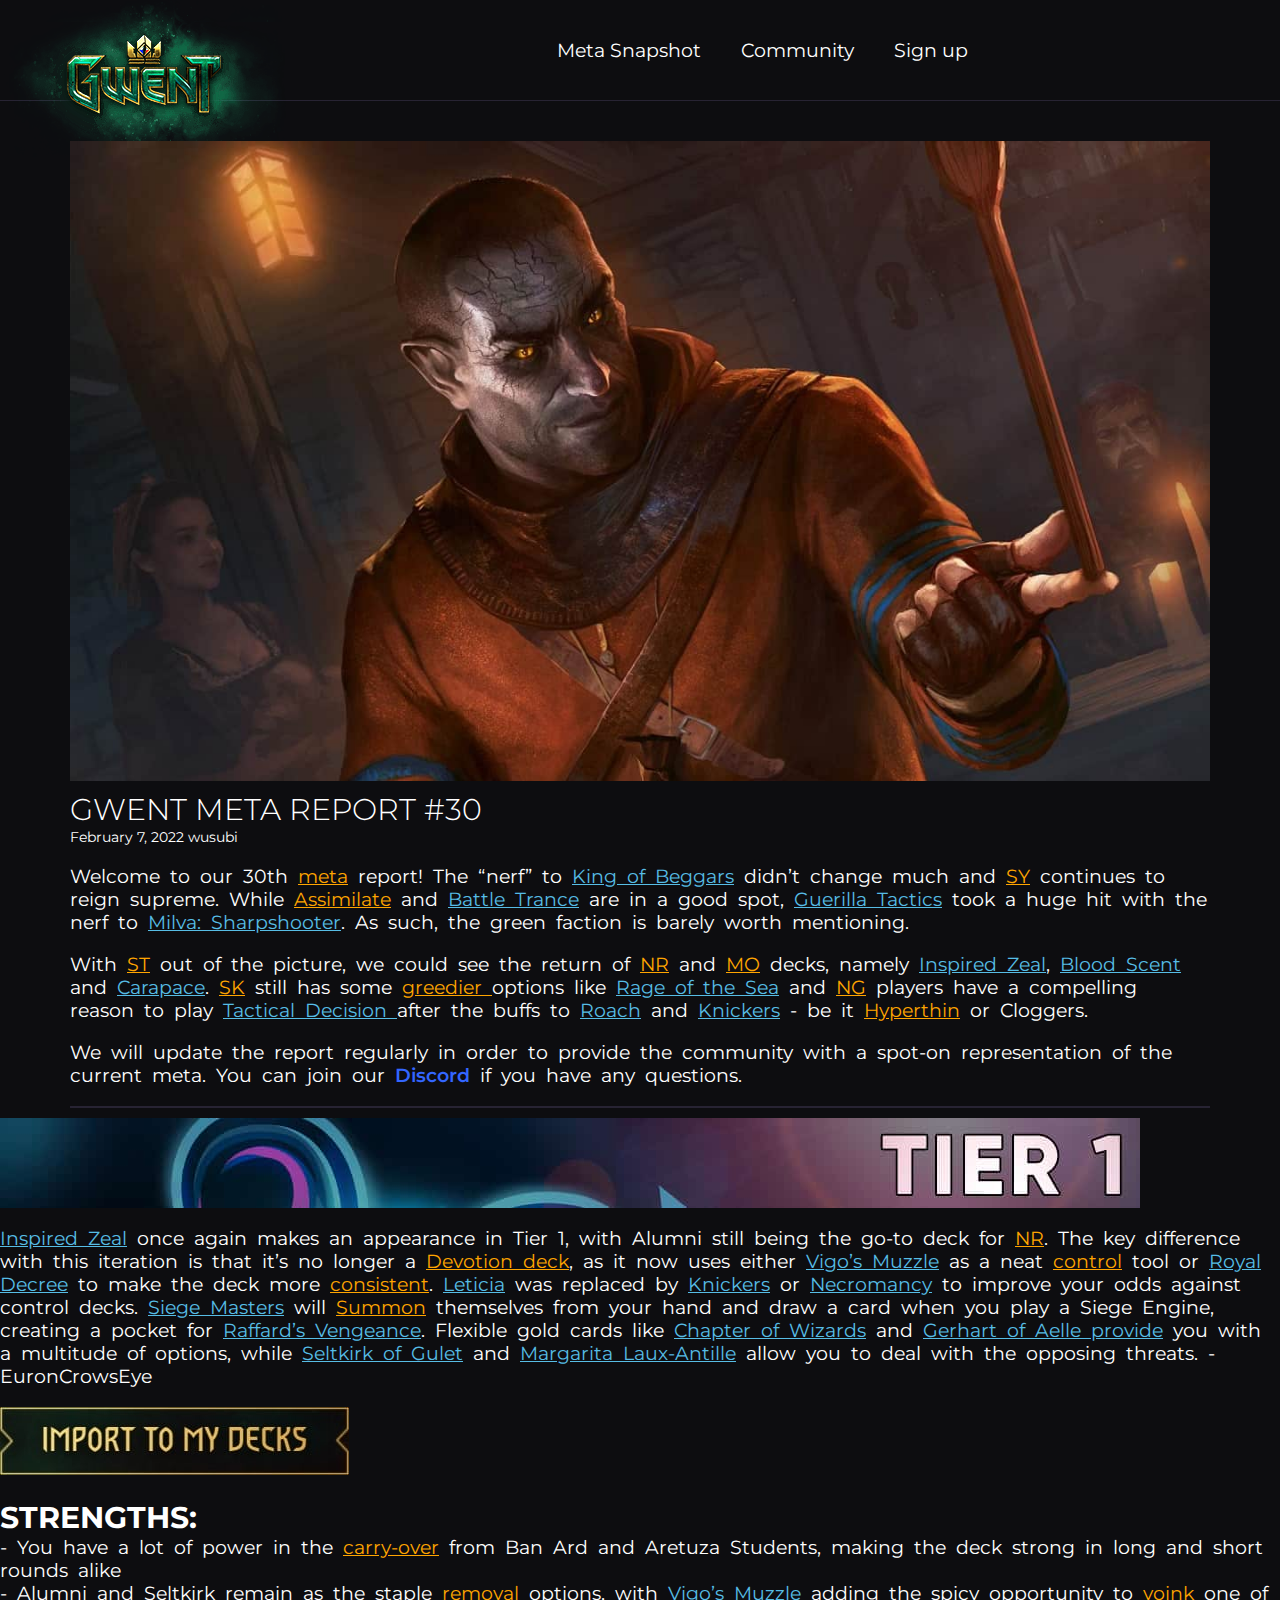
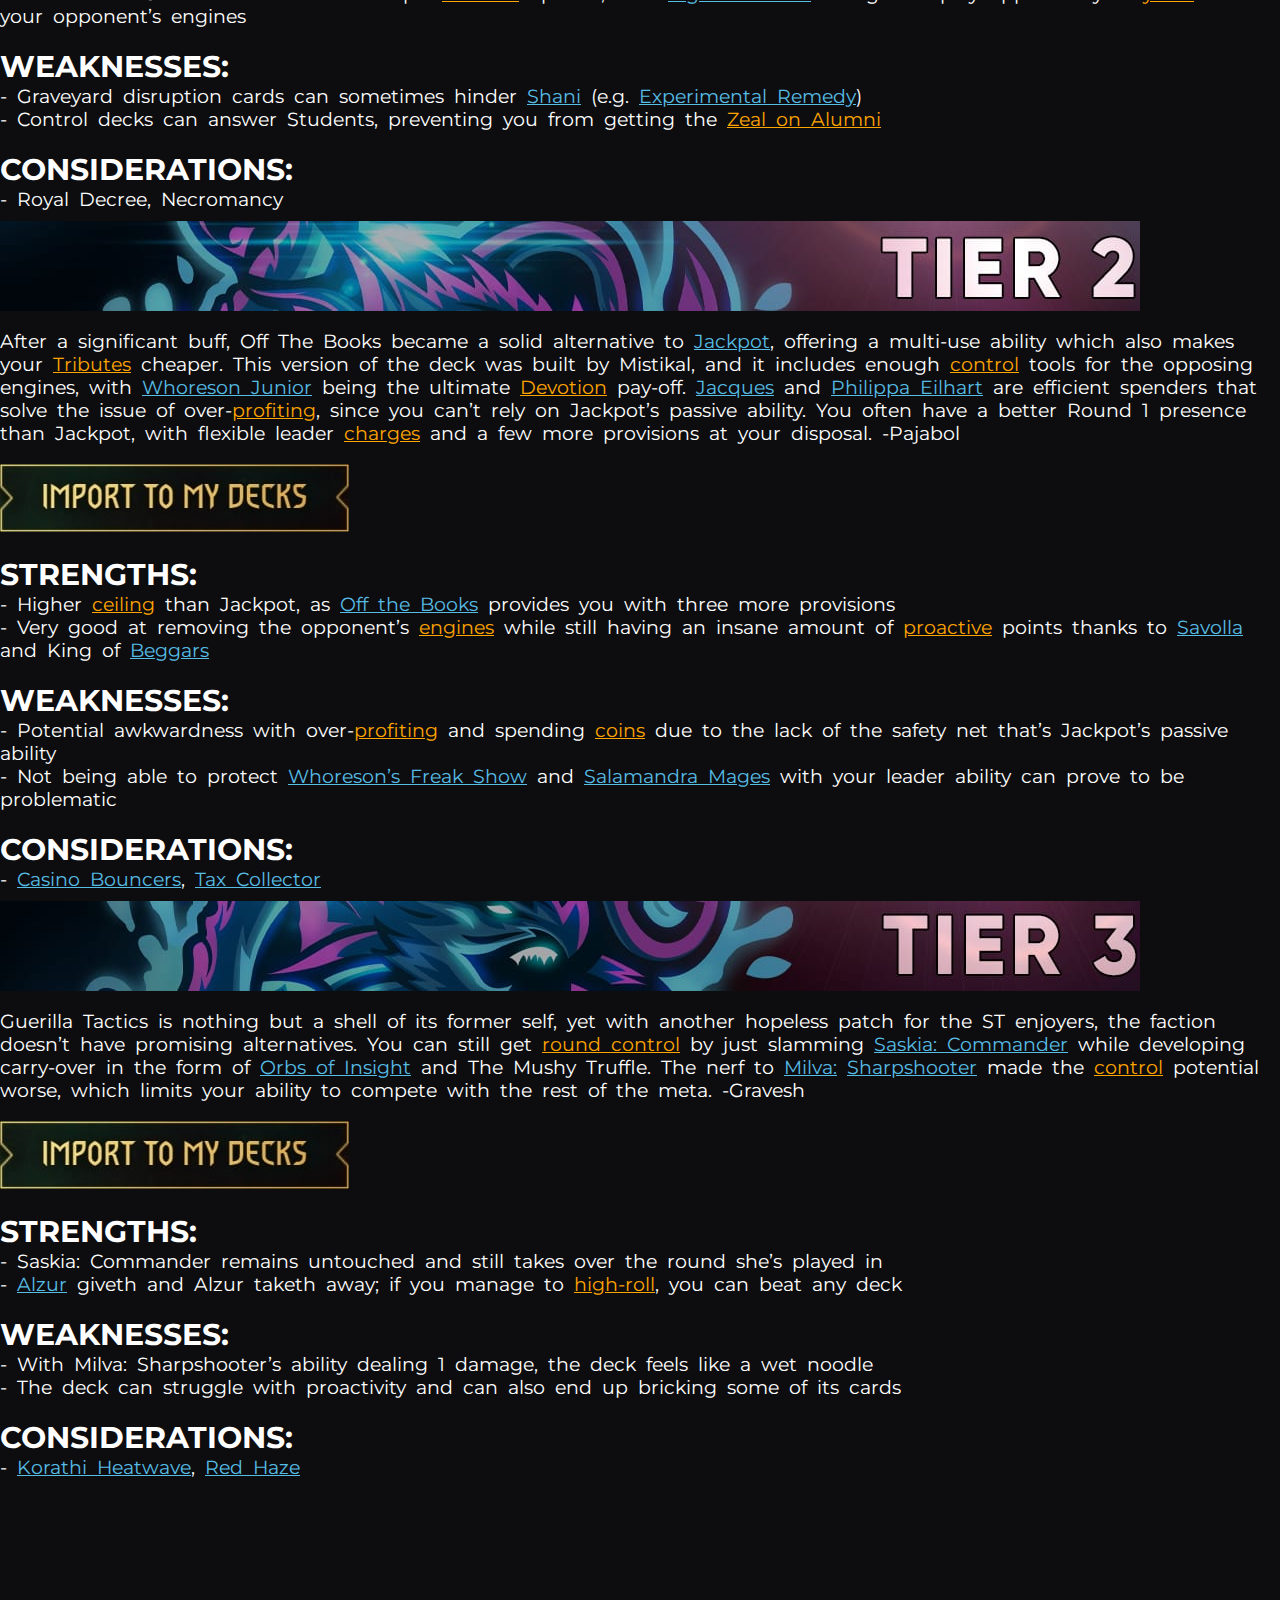
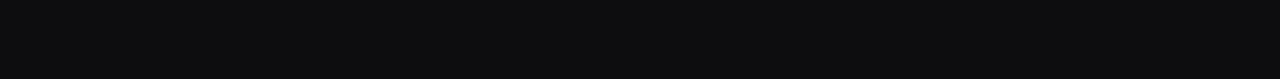
<file: index.html>
<!DOCTYPE html>
<html lang="en">
<head>
    <meta charset="UTF-8">
    <meta http-equiv="X-UA-Compatible" content="IE=edge">
    <meta name="viewport" content="width=device-width, initial-scale=1.0">
    <title>Document</title>
    <link rel="stylesheet" href="css/style.css">
    <link rel="stylesheet" href="css/fonts.css">
</head>
<body>
    <header>
        <div> <a href="index.html"><img src="img/title-bar-logo-en.png" alt="logo" style="margin-top: 70px;"></a></div>
        <div>
            <table style="margin-right: 300px;">
                <tr style="display:flex; gap:20px;" class="w">
                    <td class="big-btn fw-medium fs19 fs-mon"><a href="meta.html" class="w u">Meta Snapshot</a></td>
                    <td class="big-btn fw-medium fs19 fs-mon"><a href="videos.html" class="w u">Community</a></td>
                    <td class="big-btn fw-medium fs19 fs-mon"><a href="register.html" class="w u">Sign up</a></td>
                </tr>
            </table>
        </div>
    </header>
    <body>
        <div class="Gaunter"></div>
        <div class="metareport fs-mon">
            <h2 class="no-mar fs30" style="font-weight: 300;">GWENT META REPORT #30</h2>
            <h4 class="no-mar fw-medium fs14">February 7, 2022 wusubi</h4>
            <p class="fs19 ws">Welcome to our 30th <span class="orange">meta</span> report! The “nerf” to <span class="blue">King of Beggars</span>  didn’t change much and <span class="orange">SY</span>  continues to reign supreme.
            While <span class="orange">Assimilate</span>  and <span class="blue">Battle Trance</span> are in a good spot,
            <span class="blue">Guerilla Tactics</span> took a huge hit with the nerf to <span class="blue">Milva: Sharpshooter</span>. As such, the green faction is barely worth mentioning.</p>
            <p class="fs19 ws">With <span class="orange">ST</span> out of the picture, we could see the return of <span class="orange">NR</span> and <span class="orange">MO</span> decks, namely <span class="blue">Inspired Zeal</span>, <span class="blue">Blood Scent</span> and <span class="blue">Carapace</span>.
            <span class="orange">SK</span> still has some <span class="orange">greedier </span>options like <span class="blue">Rage of the Sea</span> and <span class="orange">NG</span> players have a compelling
            reason to play <span class="blue">Tactical Decision </span>after the buffs to <span class="blue">Roach</span> and <span class="blue">Knickers</span> - be it <span class="orange">Hyperthin</span> or Cloggers.</p>
            <p class="fs19 ws">We will update the report regularly in order to provide the community with a spot-on representation of the current meta.
            You can join our <span style="color: #3366ff; font-weight: 600;">Discord </span>if you have any questions.</p>
        </div>
        <div class="tiers">
            <div class="tier-cell">
                <div class="tier first" data-tier="tier-1"></div>
                <div class="list" id="1">
                    <div class="inner-margin">
                        <p class="fs19 ws w wide-card-t fw-medium fs-mon"><span class="blue">Inspired Zeal</span> once again makes an appearance in Tier 1,
                            with Alumni still being the go-to deck for <span class="orange">NR</span>. The key difference with this iteration is that it’s no longer a <span class="orange">Devotion deck</span>, as it now uses
                            either <span class="blue">Vigo’s Muzzle</span> as a neat <span class="orange">control</span> tool or <span class="blue">Royal Decree</span> to make the deck more <span class="orange">consistent</span>. <span class="blue">Leticia</span> was replaced by <span class="blue">Knickers</span> or <span class="blue">Necromancy</span>
                            to improve your odds against control decks. <span class="blue">Siege Masters</span> will <span class="orange">Summon</span> themselves from your hand and draw a card when you play a Siege Engine,
                            creating a pocket for <span class="blue">Raffard’s Vengeance</span>. Flexible gold cards like <span class="blue">Chapter of Wizards</span> and <span class="blue">Gerhart of Aelle provide</span> you with a multitude of 
                            options, while <span class="blue">Seltkirk of Gulet</span> and <span class="blue">Margarita Laux-Antille</span> allow you to deal with the opposing threats. -EuronCrowsEye
                        </p>
                        <div class="img first-card"></div>
                        <div class="right-info fs-mon w">
                            <a href="https://www.playgwent.com/en/decks/81d0019c96e2cbe9e397c11d2d89c685"><img src="img/Tiers/Import.jpg" alt=""></a>
                            <div class="card-mini-info" style="margin-top: 20px;">
                                <h1 class="no-mar fs30">STRENGTHS:</h1>
                                <p class="fs19 no-mar l-h ws w wide-card-t fw-medium fs-mon">- You have a lot of power in the <span class="orange">carry-over</span> from Ban Ard and Aretuza Students, making the deck strong in long and short rounds alike</p>
                                <p class="no-mar fs19 l-h ws w wide-card-t fw-medium fs-mon">- Alumni and Seltkirk remain as the staple <span class="orange">removal</span> options, with <span class="blue">Vigo’s Muzzle </span>adding the spicy opportunity to <span class="orange">yoink</span> one of your opponent’s engines</p>
                            </div>
                            <div class="card-mini-info" style="margin-top: 20px;">
                                <h1 class="no-mar fs30">WEAKNESSES:</h1>
                                <p class="no-mar fs19 l-h ws w wide-card-t fw-medium fs-mon">- <span class="orange"></span>Graveyard disruption cards can sometimes hinder <span class="blue">Shani</span> (e.g. <span class="blue">Experimental Remedy</span>)</p>
                                <p class="fs19 no-mar l-h ws w wide-card-t fw-medium fs-mon">- Control decks can answer Students, preventing you from getting the <span class="orange">Zeal on Alumni</span></p>
                            </div>
                            <div class="card-mini-info" style="margin-top: 20px;">
                                <h1 class="no-mar fs30">CONSIDERATIONS:</h1>
                                <p class="fs19 no-mar l-h ws w wide-card-t fw-medium fs-mon">- Royal Decree, Necromancy</p>
                            </div>
                        </div>
                    </div>
                </div>
            </div>
            <div class="tier-cell">
                <div class="tier second" data-tier="tier-2"></div>
                    <div class="list" id="2">
                        <div class="inner-margin">
                        <p class="fs19 ws w wide-card-t fw-medium fs-mon">After a significant buff, Off The Books became a solid alternative to <span class="blue">Jackpot</span>, offering a multi-use ability which also makes
                            your <span class="orange">Tributes</span> cheaper. This version of the deck was built by Mistikal, and it includes enough <span class="orange">control</span> tools for the opposing engines, with <span class="blue">Whoreson Junior</span> being the ultimate
                            <span class="orange">Devotion</span> pay-off. <span class="blue">Jacques</span> and <span class="blue">Philippa Eilhart</span> are efficient spenders that solve the issue of over-<span class="orange">profiting</span>, since you can’t rely on Jackpot’s passive ability.
                            You often have a better Round 1 presence than Jackpot, with flexible leader <span class="orange">charges</span> and a few more provisions at your disposal. -Pajabol
                        </p>
                        <div class="img second-card"></div>
                        <div class="right-info fs-mon w">
                            <a href="https://www.playgwent.com/en/decks/44fefa83c2aaddf873b401060dc23bb6"><img src="img/Tiers/Import.jpg" alt=""></a>
                            <div class="card-mini-info" style="margin-top: 20px;">
                                <h1 class="no-mar fs30">STRENGTHS:</h1>
                                <p class="fs19 no-mar l-h ws w wide-card-t fw-medium fs-mon">- Higher <span class="orange">ceiling</span> than Jackpot, as <span class="blue">Off the Books</span> provides you with three more provisions</p>
                                <p class="no-mar fs19 l-h ws w wide-card-t fw-medium fs-mon">- Very good at removing the opponent’s <span class="orange">engines</span> while still having an insane amount of <span class="orange">proactive</span> points thanks to <span class="blue">Savolla</span> and King of <span class="blue">Beggars</span></p>
                            </div>
                            <div class="card-mini-info" style="margin-top: 20px;">
                                <h1 class="no-mar fs30">WEAKNESSES:</h1>
                                <p class="no-mar fs19 l-h ws w wide-card-t fw-medium fs-mon">- Potential awkwardness with over-<span class="orange">profiting</span> and spending <span class="orange">coins</span> due to the lack of the safety net that’s Jackpot’s passive ability</p>
                                <p class="fs19 no-mar l-h ws w wide-card-t fw-medium fs-mon">- Not being able to protect <span class="blue">Whoreson’s Freak Show</span> and <span class="blue">Salamandra Mages</span> with your leader ability can prove to be problematic</p>
                            </div>
                            <div class="card-mini-info" style="margin-top: 20px;">
                                <h1 class="no-mar fs30">CONSIDERATIONS:</h1>
                                <p class="fs19 no-mar l-h ws w wide-card-t fw-medium fs-mon">- <span class="blue">Casino Bouncers</span>, <span class="blue">Tax Collector</span></p>
                            </div>
                        </div>
                </div></div>
            </div>
            <div class="tier-cell">
                <div class="tier third" data-tier="tier-3"></div>
                    <div class="list" id="3">
                        <div class="inner-margin">
                            <p class="fs19 ws w wide-card-t fw-medium fs-mon">Guerilla Tactics is nothing but a shell of its former self,
                                yet with another hopeless patch for the ST enjoyers, the faction doesn’t have promising alternatives.
                                You can still get <span class="orange">round control</span> by just slamming <span class="blue">Saskia: Commander</span> while developing carry-over in
                                the form of <span class="blue">Orbs of Insight</span> and The Mushy Truffle. The nerf to <span class="blue">Milva:</span> <span class="blue">Sharpshooter</span> made
                                the <span class="orange">control</span>
                                potential worse, which limits your ability to compete with the rest of the meta. -Gravesh
                            </p>
                            <div class="img third-card"></div>
                            <div class="right-info fs-mon w">
                                <a href="https://www.playgwent.com/en/decks/6f644e8a24923c8e22243b7ba08990e3"><img src="img/Tiers/Import.jpg" alt=""></a>
                                <div class="card-mini-info" style="margin-top: 20px;">
                                    <h1 class="no-mar fs30">STRENGTHS:</h1>
                                    <p class="fs19 no-mar l-h ws w wide-card-t fw-medium fs-mon">- Saskia: Commander remains untouched and still takes over the round she’s played in</p>
                                    <p class="no-mar fs19 l-h ws w wide-card-t fw-medium fs-mon">- <span class="blue">Alzur</span> giveth and Alzur taketh away; if you manage to <span class="orange">high-roll</span>, you can beat any deck</p>
                                </div>
                                <div class="card-mini-info" style="margin-top: 20px;">
                                    <h1 class="no-mar fs30">WEAKNESSES:</h1>
                                    <p class="no-mar fs19 l-h ws w wide-card-t fw-medium fs-mon">- With Milva: Sharpshooter’s ability dealing 1 damage, the deck feels like a wet noodle</p>
                                    <p class="fs19 no-mar l-h ws w wide-card-t fw-medium fs-mon">- The deck can struggle with proactivity and can also end up bricking some of its cards</span></p>
                                </div>
                                <div class="card-mini-info" style="margin-top: 20px;">
                                    <h1 class="no-mar fs30">CONSIDERATIONS:</h1>
                                    <p class="fs19 no-mar l-h ws w wide-card-t fw-medium fs-mon">- <span class="blue">Korathi Heatwave</span>, <span class="blue">Red Haze</span></p>
                                </div>
                            </div>
                    </div>
                </div></div>
            </div>
        </div>
    </body>
    <script src="js/index.js"></script>
</body>

</html>
</file>
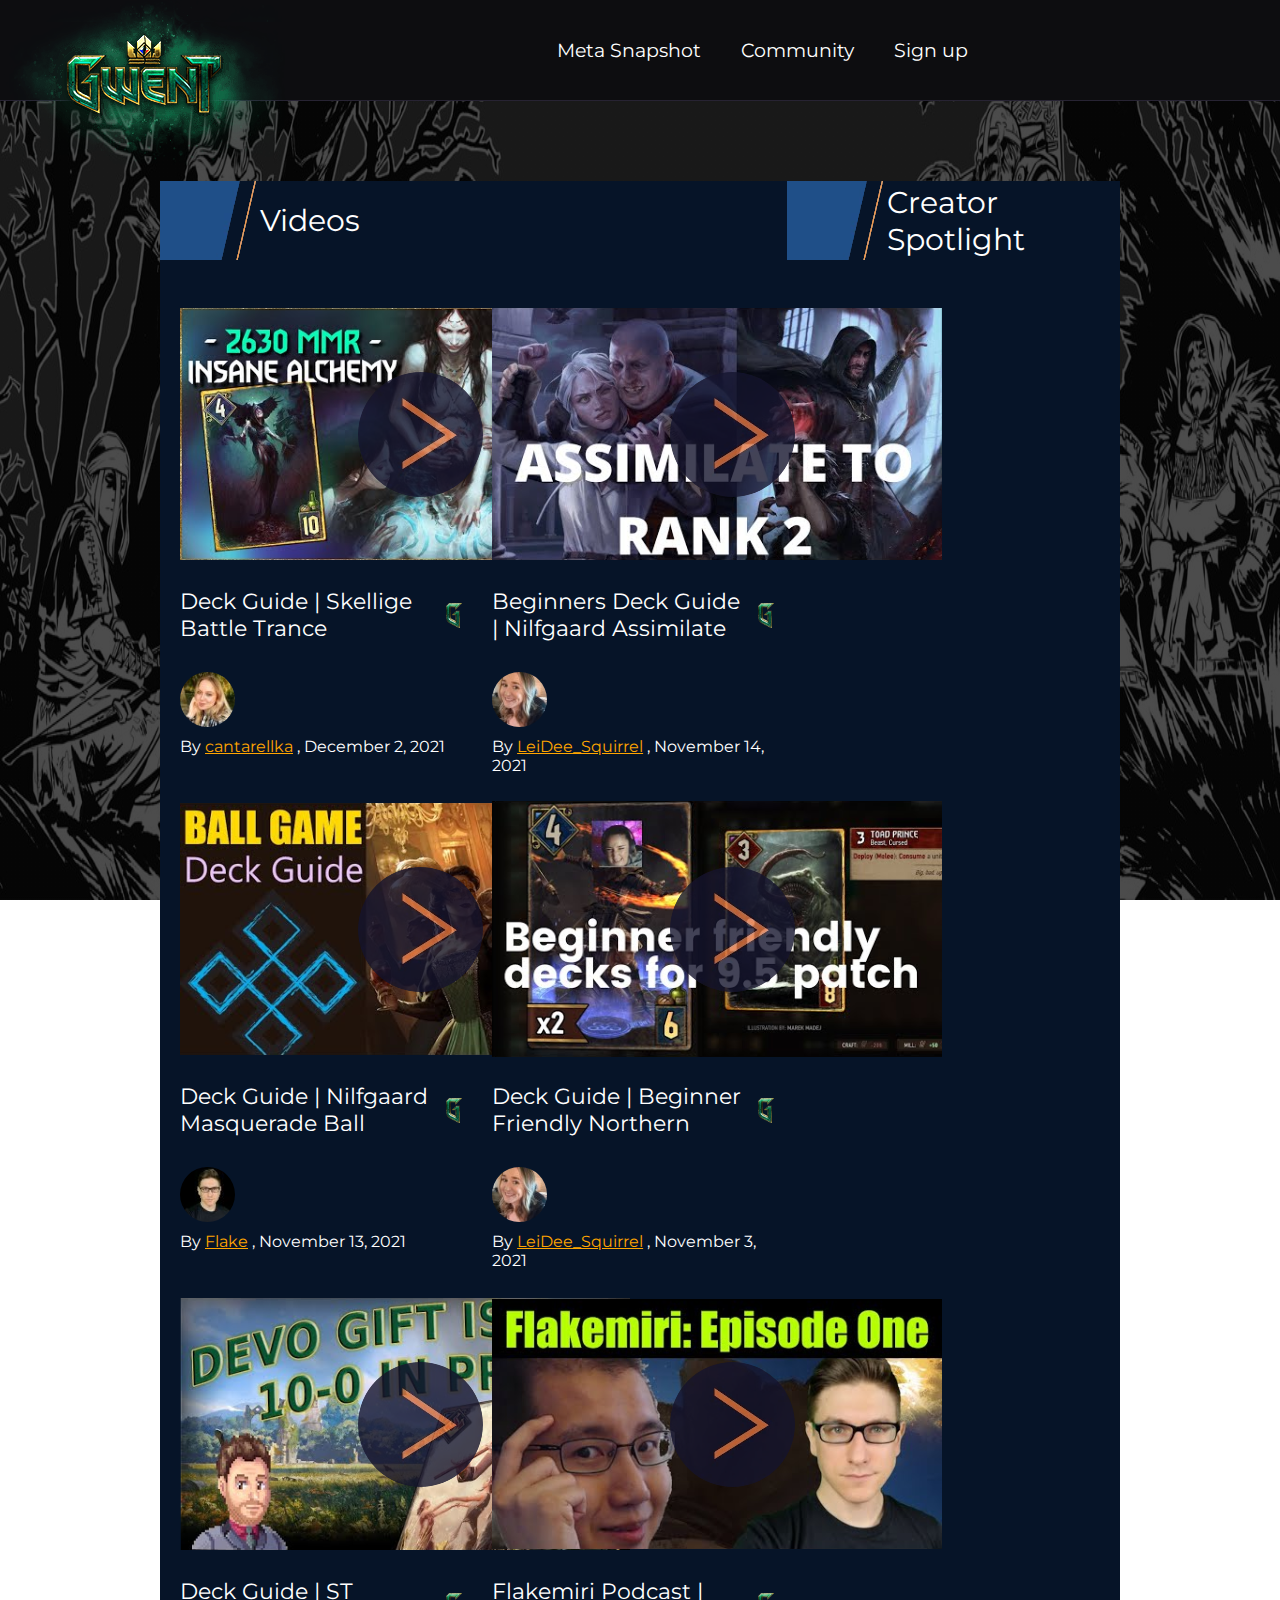
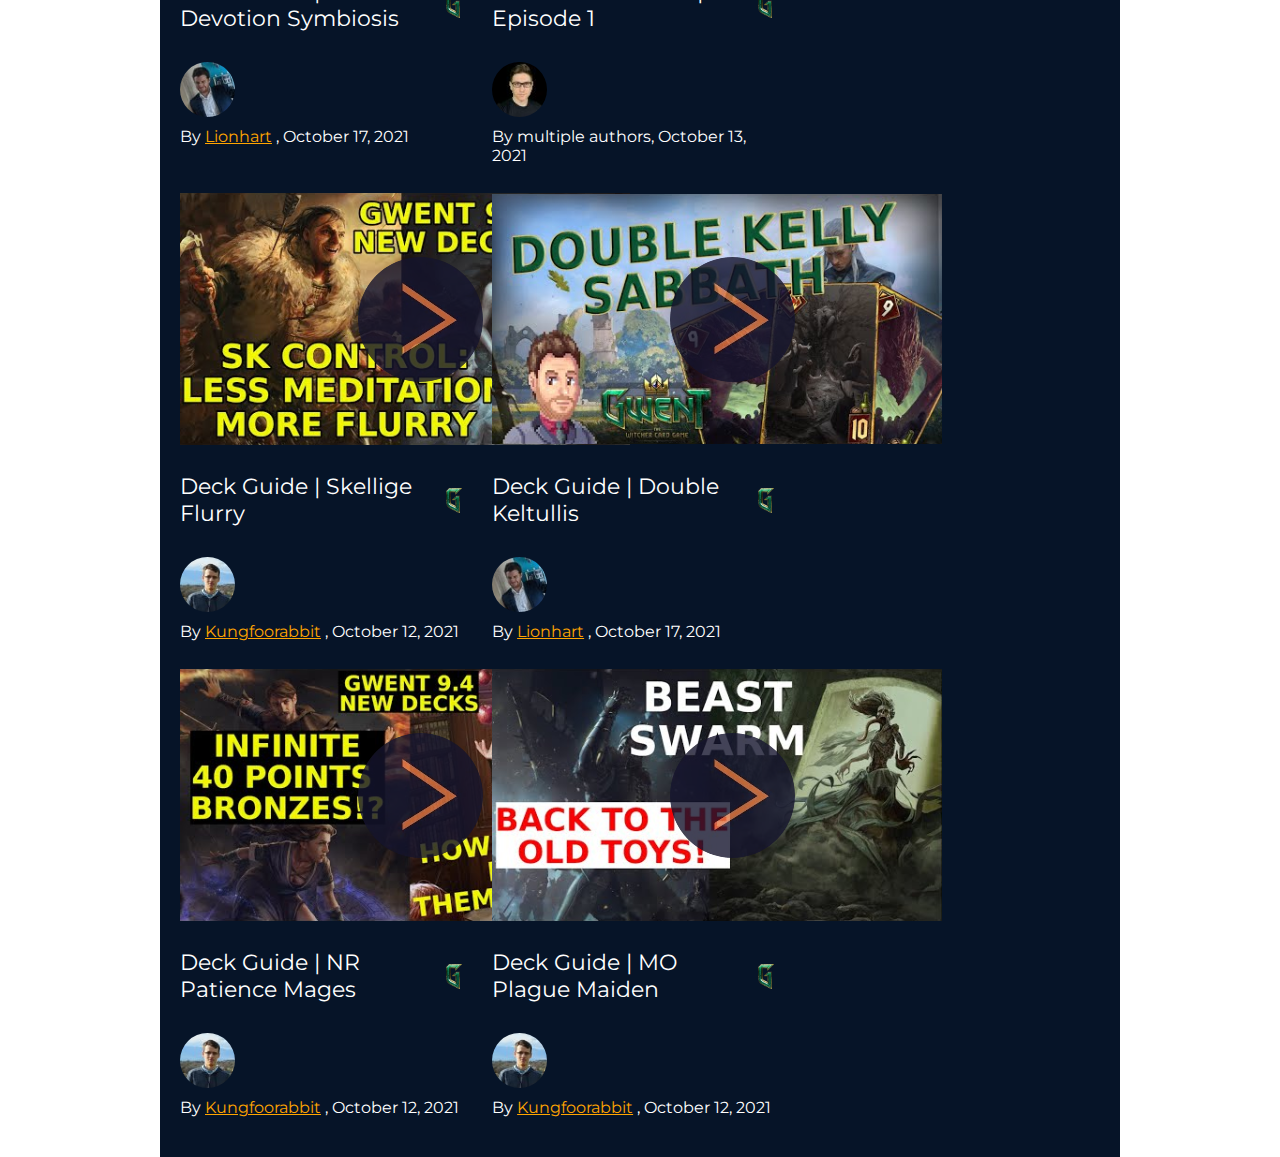
<file: videos.html>
<!DOCTYPE html>
<html lang="en">
<head>
    <meta charset="UTF-8">
    <meta http-equiv="X-UA-Compatible" content="IE=edge">
    <meta name="viewport" content="width=device-width, initial-scale=1.0">
    <title>videos</title>
    <link rel="stylesheet" href="css/video.css">
    <link rel="stylesheet" href="css/fonts.css">
</head>
<body>
    <header>
        <div> <a href="index.html"><img src="img/title-bar-logo-en.png" alt="logo" style="margin-top: 70px;"></a></div>
        <div>
            <table style="margin-right: 300px;">
                <tr style="display:flex; gap:20px;" class="w">
                    <td class="big-btn fw-medium fs19 fs-mon"><a href="meta.html" class="w u">Meta Snapshot</a></td>
                    <td class="big-btn fw-medium fs19 fs-mon"><a href="videos.html" class="w u">Community</a></td>
                    <td class="big-btn fw-medium fs19 fs-mon"><a href="register.html" class="w u">Sign up</a></td>
                </tr>
            </table>
        </div>
    </header>
    <div class="body">
        <div class="b-left">
            <div style="display: flex; align-items: center;"> <img src="img/video/ribbon-heading-img.webp" alt=""><span class="fs-mon fw-medium fs30 w">Videos</span></div>
            <div class="b-left-vid">
                <div class="video">
                    <div class="video-img"><img src="img/video/hqdefault (4) 1.svg" alt="" width="450px" height="fit-content"><div class="button"><img src="img/video/playButton.webp" alt="" class="b-play"></div></div>
                    <div class="vid-name"> <span class="w fw-medium fs-mon fs22" style="width: 253px;">Deck Guide | Skellige Battle Trance </span><img src="img/video/gwentLogoColor.webp" alt="" width="16px" height="25px"></div>
                    <div class="pfp"><img src="img/video/7617831f3cda328.79816110.thumbnail.jpg" alt="" style="border-radius:50%;" height="55px" width="55px"></div>
                    <span class="w fs-mon fs16" style="margin-top: 10px;">By <span class="orange">cantarellka</span> , December 2, 2021 </span>
                </div>
                <div class="video">
                    <div class="video-img"><img src="img/video/hqdefault (5) 1.svg" alt="" width="450px" height="fit-content"><div class="button"><img src="img/video/playButton.webp" alt="" class="b-play"></div></div>
                    <div class="vid-name"> <span class="w fw-medium fs-mon fs22" style="width: 253px;">Beginners Deck Guide | Nilfgaard Assimilate </span><img src="img/video/gwentLogoColor.webp" alt="" width="16px" height="25px"></div>
                    <div class="pfp"><img src="img/video/1361de0832f03513.41761118.thumbnail.jpg" alt="" style="border-radius:50%;" height="55px" width="55px"></div>
                    <span class="w fs-mon fs16" style="margin-top: 10px;">By <span class="orange">LeiDee_Squirrel</span> , November 14, 2021  </span>
                </div>
                <div class="video">
                    <div class="video-img"><img src="img/video/hqdefault (1) 1.svg" alt="" width="450px" height="fit-content"><div class="button"><img src="img/video/playButton.webp" alt="" class="b-play"></div></div>
                    <div class="vid-name"> <span class="w fw-medium fs-mon fs22" style="width: 253px;">Deck Guide | Nilfgaard Masquerade Ball </span><img src="img/video/gwentLogoColor.webp" alt="" width="16px" height="25px"></div>
                    <div class="pfp"><img src="img/video/11611ed9996f0a14.73673759.thumbnail.jpg" alt="" style="border-radius:50%;" height="55px" width="55px"></div>
                    <span class="w fs-mon fs16" style="margin-top: 10px;">By <span class="orange">Flake</span> , November 13, 2021  </span>
                </div>
                <div class="video">
                    <div class="video-img"><img src="img/video/hqdefault 1.svg" alt="" width="450px" height="fit-content"><div class="button"><img src="img/video/playButton.webp" alt="" class="b-play"></div></div>
                    <div class="vid-name"> <span class="w fw-medium fs-mon fs22" style="width: 253px;">Deck Guide | Beginner Friendly Northern </span><img src="img/video/gwentLogoColor.webp" alt="" width="16px" height="25px"></div>
                    <div class="pfp"><img src="img/video/1361de0832f03513.41761118.thumbnail.jpg" alt="" style="border-radius:50%;" height="55px" width="55px"></div>
                    <span class="w fs-mon fs16" style="margin-top: 10px;">By <span class="orange">LeiDee_Squirrel</span> , November 3, 2021  </span>
                </div>
                <div class="video">
                    <div class="video-img"><img src="img/video/hqdefault (3) 1.svg" alt="" width="450px" height="fit-content"><div class="button"><img src="img/video/playButton.webp" alt="" class="b-play"></div></div>
                    <div class="vid-name"> <span class="w fw-medium fs-mon fs22" style="width: 253px;">Deck Guide | ST Devotion Symbiosis </span><img src="img/video/gwentLogoColor.webp" alt="" width="16px" height="25px"></div>
                    <div class="pfp"><img src="img/video/55f0c7ec1059c96.16709419.thumbnail.jpg" alt="" style="border-radius:50%;" height="55px" width="55px"></div>
                    <span class="w fs-mon fs16" style="margin-top: 10px;">By <span class="orange">Lionhart</span> , October 17, 2021  </span>
                </div>
                <div class="video">
                    <div class="video-img"><img src="img/video/hqdefault (7) 1.svg" alt="" width="450px" height="fit-content"><div class="button"><img src="img/video/playButton.webp" alt="" class="b-play"></div></div>
                    <div class="vid-name"> <span class="w fw-medium fs-mon fs22" style="width: 253px;">Flakemiri Podcast | Episode 1 </span><img src="img/video/gwentLogoColor.webp" alt="" width="16px" height="25px"></div>
                    <div class="pfp"><img src="img/video/11611ed9996f0a14.73673759.thumbnail.jpg" alt="" style="border-radius:50%;" height="55px" width="55px"></div>
                    <span class="w fs-mon fs16" style="margin-top: 10px;">By multiple authors, October 13, 2021  </span>
                </div>
                <div class="video">
                    <div class="video-img"><img src="img/video/hqdefault (6) 1.svg" alt="" width="450px" height="fit-content"><div class="button"><img src="img/video/playButton.webp" alt="" class="b-play"></div></div>
                    <div class="vid-name"> <span class="w fw-medium fs-mon fs22" style="width: 253px;">Deck Guide | Skellige Flurry </span><img src="img/video/gwentLogoColor.webp" alt="" width="16px" height="25px"></div>
                    <div class="pfp"><img src="img/video/3605092a6bcb557.99761386.thumbnail.jpg" alt="" style="border-radius:50%;" height="55px" width="55px"></div>
                    <span class="w fs-mon fs16" style="margin-top: 10px;">By <span class="orange">Kungfoorabbit</span> , October 12, 2021  </span>
                </div>
                <div class="video">
                    <div class="video-img"><img src="img/video/hqdefault (8) 1.svg" alt="" width="450px" height="fit-content"><div class="button"><img src="img/video/playButton.webp" alt="" class="b-play"></div></div>
                    <div class="vid-name"> <span class="w fw-medium fs-mon fs22" style="width: 253px;">Deck Guide | Double Keltullis </span><img src="img/video/gwentLogoColor.webp" alt="" width="16px" height="25px"></div>
                    <div class="pfp"><img src="img/video/55f0c7ec1059c96.16709419.thumbnail.jpg" alt="" style="border-radius:50%;" height="55px" width="55px"></div>
                    <span class="w fs-mon fs16" style="margin-top: 10px;">By <span class="orange">Lionhart</span> , October 17, 2021 </span>
                </div>
                <div class="video">
                    <div class="video-img"><img src="img/video/hqdefault (2) 1.svg" alt="" width="450px" height="fit-content"><div class="button"><img src="img/video/playButton.webp" alt="" class="b-play"></div></div>
                    <div class="vid-name"> <span class="w fw-medium fs-mon fs22" style="width: 253px;">Deck Guide | NR Patience Mages </span><img src="img/video/gwentLogoColor.webp" alt="" width="16px" height="25px"></div>
                    <div class="pfp"><img src="img/video/3605092a6bcb557.99761386.thumbnail.jpg" alt="" style="border-radius:50%;" height="55px" width="55px"></div>
                    <span class="w fs-mon fs16" style="margin-top: 10px;">By <span class="orange">Kungfoorabbit</span> , October 12, 2021 </span>
                </div>
                <div class="video">
                    <div class="video-img"><img src="img/video/hqdefault (9) 1.svg" alt="" width="450px" height="fit-content"><div class="button"><img src="img/video/playButton.webp" alt="" class="b-play"></div></div>
                    <div class="vid-name"> <span class="w fw-medium fs-mon fs22" style="width: 253px;">Deck Guide | MO Plague Maiden </span><img src="img/video/gwentLogoColor.webp" alt="" width="16px" height="25px"></div>
                    <div class="pfp"><img src="img/video/3605092a6bcb557.99761386.thumbnail.jpg" alt="" style="border-radius:50%;" height="55px" width="55px"></div>
                    <span class="w fs-mon fs16" style="margin-top: 10px;">By <span class="orange">Kungfoorabbit</span> , October 12, 2021 </span>
                </div>
            </div>
        </div>
        <div class="b-right">
            <div style="display: flex; align-items: center; justify-content: center;"> <img src="img/video/ribbon-heading-img.webp" alt=""><span class="fs-mon fw-medium fs30 w">Creator Spotlight</span></div>
        </div>
    </div>
</body>
</html>
</file>
<file: css/style.css>
body {
    margin: 0px;
    background-color: #0d0d10;
}

header {
    display: flex;
    justify-content: space-between;
    width: 100%;
    align-items: center;
    height: 100px;
    background-color: #0d0d10;
    border-bottom: 1px solid #272333;
}

.big-btn {
    max-width: 200px;
    width: fit-content;
    padding: 0px 10px;
    height: 80px;
    display: flex;
    align-items: center;
    justify-content: center;
    transition: .5s;
}

.big-btn:hover {
    background-color: #6c6f72;
    cursor: pointer;
}

body {
    display: flex;
    flex-direction: column;
    gap: 10px;
    align-items: center;
    justify-content: center;
}

.Gaunter {
    width: 1140px;
    height: 640px;
    background-image: url(../img/Gaunter.jpg);
    background-repeat: no-repeat;
    background-size: cover;
    margin: 30px auto 0px auto;
}

.no-mar {
    margin: 0px;
}

.metareport {
    color: white;
    width: 1140px;
    border-bottom: 2px solid #272333;
}

.tiers {
    display: flex;
    flex-direction: column;
    gap: 10px;
    margin-bottom: 200px;
}

.tier {
    width: 1140px;
    height: 90px;
}

.tier:hover {
    cursor: pointer;
}

.first {
    background-image: url(../img/Gwent-Tier1.jpg);
    background-repeat: no-repeat;
    background-size: cover;
}

.second {
    background-image: url(../img/Gwent-Tier2.jpg);
    background-repeat: no-repeat;
    background-size: cover;
}

.third {
    background-image: url(../img/Gwent-Tier3.jpg);
    background-repeat: no-repeat;
    background-size: cover;
}
</file>
<file: css/fonts.css>
@import url('https://fonts.googleapis.com/css2?family=Montserrat:wght@100;500;700&display=swap');

.fs-mon {
    font-family: 'Montserrat', sans-serif;
}

.fw-bold {
    font-weight: 700;
}

.fw-medium {
    font-weight: 400;
}

.fw-thin {
    font-weight: 100;
}

.w {
    color: white;
}

.fs22 {
    font-size: 22px;
}

.fs25 {
    font-size: 25px;
}

.fs14 {
    font-size: 14px;
}

.fs16 {
    font-size: 16px;
}
.fs19 {
    font-size: 19px;
}
.fs30 {
    font-size: 30px;
}

.fs35 {
    font-size: 35px;
}

.fs40 {
    font-size: 40px;
}

.fs80 {
    font-size: 80px;
}

.ws {
    word-spacing: 5px;
}

.blue {
    color: #57bde5;
    text-decoration: underline #57bde5;
    cursor: pointer;
}
.orange {
    color: #ffa500;
    text-decoration: underline #ffa500;
    cursor: pointer;
}

.w {
    color: white;
}

.u {
    text-decoration: none;
}

.green {
    color: #4d8482;
    cursor: pointer;
}
</file>
<file: css/video.css>
body {
    margin: 0px;
    background:        linear-gradient(
        rgba(0, 0, 0, 0.7), 
        rgba(0, 0, 0, 0.7)),
        url(../img/video/anna-podedworna-scoiatael.jpg);
    background-repeat: no-repeat;
    background-size: 100% 100vh;
    background-attachment: fixed;
    background-position: center;
    display: flex;
    flex-direction: column;
    align-items: center;
    gap: 80px;
}   

header {
    display: flex;
    justify-content: space-between;
    width: 100%;
    align-items: center;
    height: 100px;
    background-color: #0d0d10;
    border-bottom: 1px solid #272333;
}

.big-btn {
    max-width: 200px;
    width: fit-content;
    padding: 0px 10px;
    height: 80px;
    display: flex;
    align-items: center;
    justify-content: center;
    transition: .5s;
}

.big-btn:hover {
    background-color: #6c6f72;
    cursor: pointer;
}
.body {
    width: 75vw;
    height:fit-content;
    background-color: #061428;
    display: flex;
    padding-bottom: 40px;
}
.b-left {
    width: 70%;
}

.b-left-vid {
    display: flex;
    flex-wrap: wrap;
    margin-top: 20px;
}

.video {
    padding: 20px 10px 0px 20px;
    display: flex;
    flex-direction: column;
    width: 45%;
    height: fit-content;
}

.vid-name {
    display: flex;
    align-items: center;
    justify-content: space-between;
    margin-top: 20px;
}
.pfp {
    border-radius: 50%;
    border: 0px solid;
    width: 55px;
    height: 55px;
    margin-top: 30px;
    cursor: pointer;
    display: flex;
    align-items: center;
    justify-content: center;
}

.cp {
    cursor: pointer;
}

.video-img {
    display: flex;
    align-items: center;
    width: 480px;
    height: 268px;
    position: relative;
    cursor: pointer;
}

.button {
    width: 100%;
    height: 100%;
    display: flex;
    align-items: center;
    justify-content: center;
    position: absolute;
    transition: .3s;
    z-index: 1;
}

.b-play {
    transition:.3s;
    border-radius:50%;
}

/* .b-play:hover{
    box-shadow: 0px 0px 20px 40px white;
    border-radius:50%;
} */

.video-img:hover .b-play{
    box-shadow: 0px 0px 20px 10px rgb(57, 85, 102);
}
</file>
